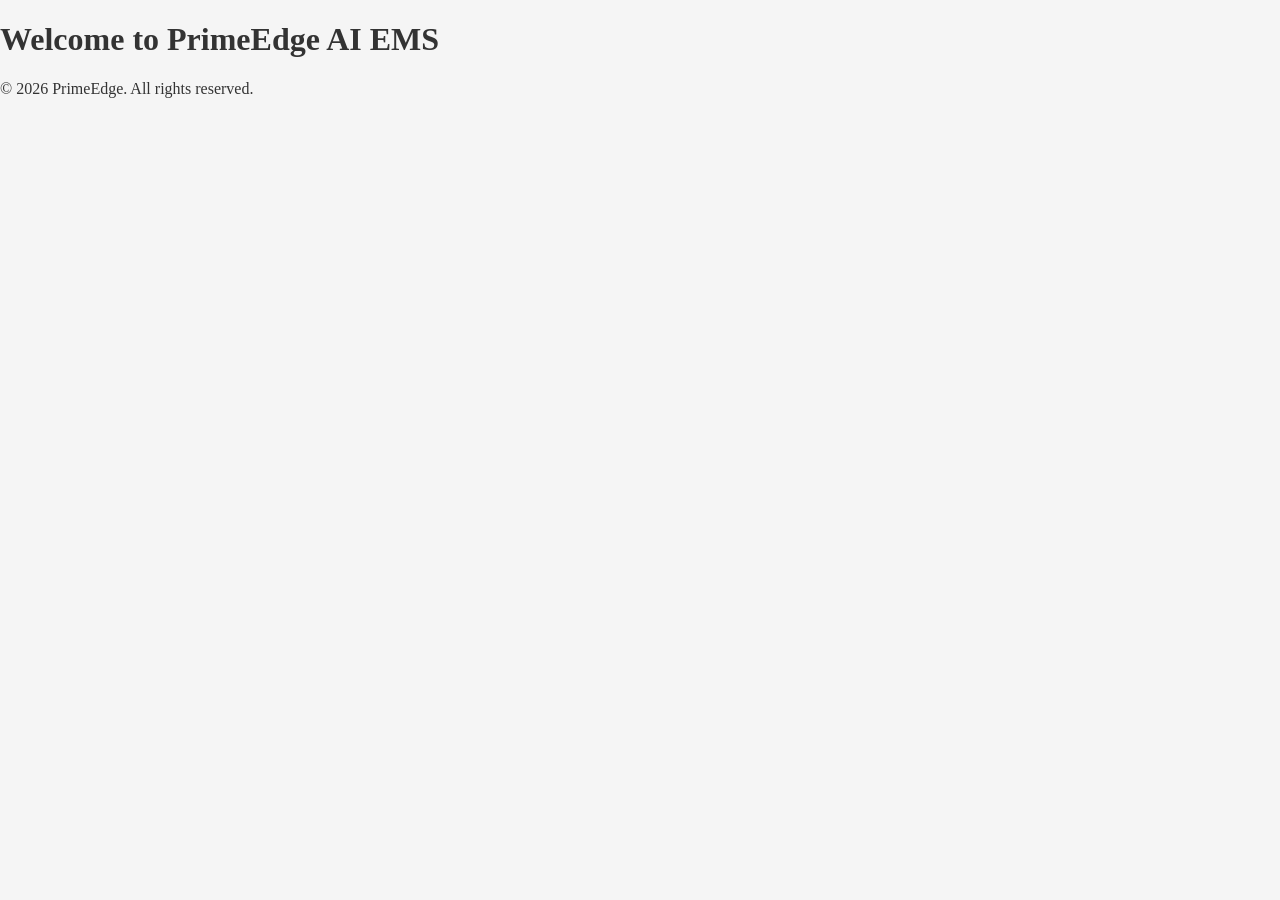
<file: index.html>
<!DOCTYPE html>
<html lang="en">
<head>
    <meta charset="UTF-8">
    <meta name="viewport" content="width=device-width, initial-scale=1.0">
    <title>PrimeEdge AI EMS</title>
    <link rel="stylesheet" href="styles.css">
</head>
<body>
    <header>
        <h1>Welcome to PrimeEdge AI EMS</h1>
    </header>
    <main>
        <div id="app-container">
            <!-- Modules will be loaded here -->
        </div>
    </main>
    <footer>
        <p>&copy; 2026 PrimeEdge. All rights reserved.</p>
    </footer>
    <script src="app.js"></script>
</body>
</html>
</file>
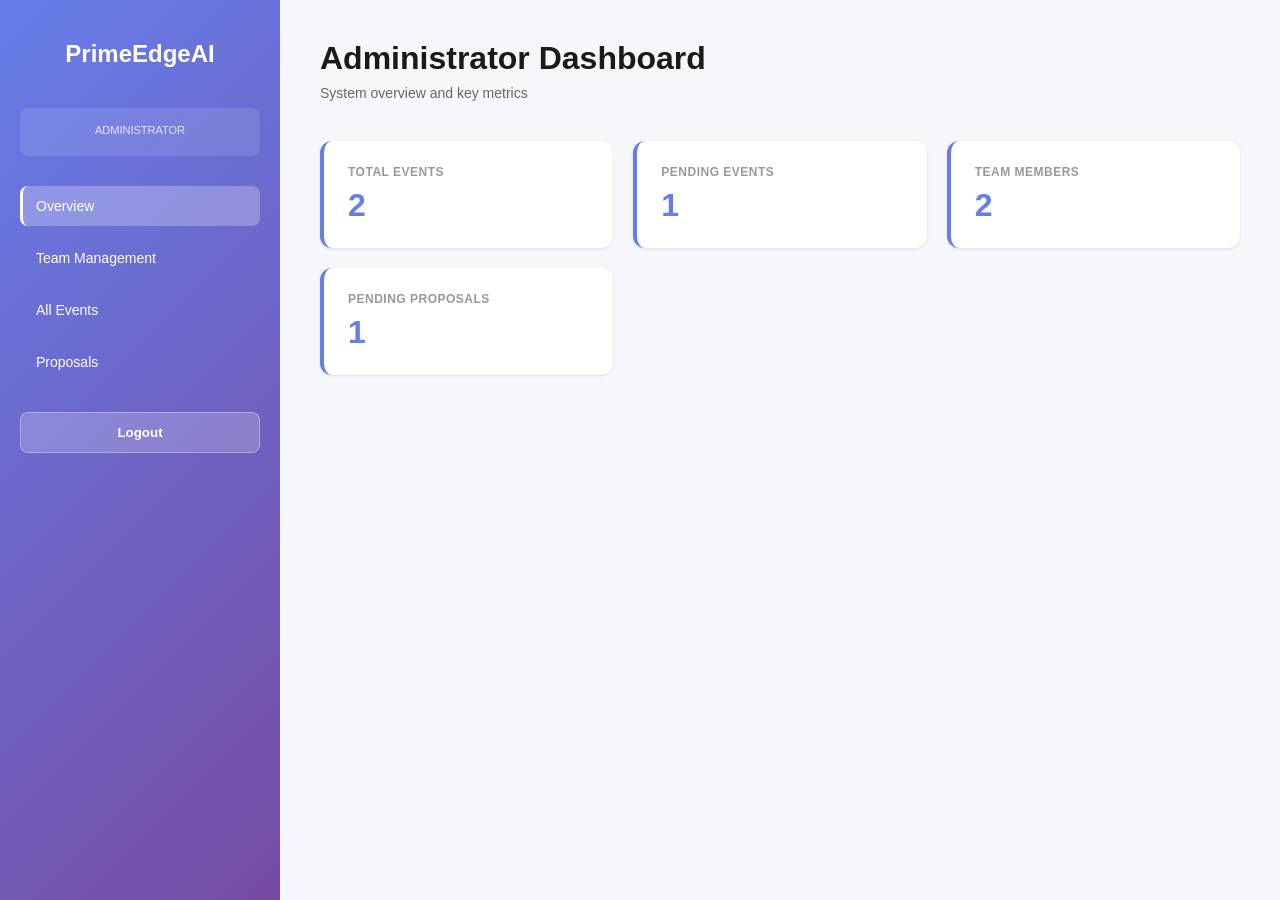
<file: Admin .html>
<!DOCTYPE html>
<html lang="en">
<head>
    <meta charset="UTF-8">
    <meta name="viewport" content="width=device-width, initial-scale=1.0">
    <title>Admin Dashboard - PrimeEdgeAI</title>
    <style>
        * {
            margin: 0;
            padding: 0;
            box-sizing: border-box;
        }

        body {
            font-family: -apple-system, BlinkMacSystemFont, 'Segoe UI', 'Helvetica Neue', sans-serif;
            background: #f5f7fa;
            color: #1a1a1a;
        }

        .container {
            display: grid;
            grid-template-columns: 280px 1fr;
            min-height: 100vh;
        }

        /* Sidebar */
        .sidebar {
            background: linear-gradient(135deg, #667eea 0%, #764ba2 100%);
            padding: 40px 20px;
            color: white;
            position: fixed;
            left: 0;
            top: 0;
            width: 280px;
            height: 100vh;
            overflow-y: auto;
        }

        .sidebar-logo {
            font-size: 24px;
            font-weight: 800;
            margin-bottom: 40px;
            text-align: center;
        }

        .user-info {
            background: rgba(255, 255, 255, 0.1);
            padding: 16px;
            border-radius: 8px;
            margin-bottom: 30px;
            font-size: 13px;
            text-align: center;
        }

        .user-role {
            font-size: 11px;
            opacity: 0.8;
            text-transform: uppercase;
            margin-bottom: 4px;
        }

        .user-email {
            font-weight: 600;
            word-break: break-all;
        }

        .nav-menu {
            list-style: none;
            margin-bottom: 30px;
        }

        .nav-item {
            margin-bottom: 12px;
        }

        .nav-link {
            display: block;
            padding: 12px 16px;
            color: white;
            text-decoration: none;
            border-radius: 8px;
            font-size: 14px;
            font-weight: 500;
            cursor: pointer;
            transition: all 0.3s;
            border: none;
            background: none;
            width: 100%;
            text-align: left;
        }

        .nav-link:hover {
            background: rgba(255, 255, 255, 0.2);
            transform: translateX(4px);
        }

        .nav-link.active {
            background: rgba(255, 255, 255, 0.25);
            border-left: 3px solid white;
            padding-left: 13px;
        }

        .logout-btn {
            width: 100%;
            padding: 12px;
            background: rgba(255, 255, 255, 0.2);
            color: white;
            border: 1px solid rgba(255, 255, 255, 0.3);
            border-radius: 8px;
            cursor: pointer;
            font-weight: 600;
            margin-top: auto;
        }

        .logout-btn:hover {
            background: rgba(255, 255, 255, 0.3);
        }

        /* Main Content */
        .main {
            grid-column: 2;
            padding: 40px;
            overflow-y: auto;
        }

        .header {
            margin-bottom: 40px;
        }

        .page-title {
            font-size: 32px;
            font-weight: 700;
            margin-bottom: 8px;
        }

        .page-subtitle {
            font-size: 14px;
            color: #666;
        }

        /* Stats Grid */
        .stats-grid {
            display: grid;
            grid-template-columns: repeat(auto-fit, minmax(250px, 1fr));
            gap: 20px;
            margin-bottom: 40px;
        }

        .stat-card {
            background: white;
            padding: 24px;
            border-radius: 12px;
            box-shadow: 0 1px 3px rgba(0, 0, 0, 0.1);
            border-left: 4px solid #667eea;
        }

        .stat-label {
            font-size: 12px;
            color: #999;
            text-transform: uppercase;
            letter-spacing: 0.5px;
            margin-bottom: 8px;
            font-weight: 600;
        }

        .stat-value {
            font-size: 32px;
            font-weight: 800;
            color: #667eea;
        }

        /* Forms */
        .section {
            background: white;
            padding: 30px;
            border-radius: 12px;
            margin-bottom: 30px;
            box-shadow: 0 1px 3px rgba(0, 0, 0, 0.1);
        }

        .section-title {
            font-size: 18px;
            font-weight: 700;
            margin-bottom: 24px;
        }

        .form-grid {
            display: grid;
            grid-template-columns: repeat(auto-fit, minmax(250px, 1fr));
            gap: 20px;
            margin-bottom: 20px;
        }

        .form-group {
            display: flex;
            flex-direction: column;
        }

        label {
            font-size: 13px;
            font-weight: 600;
            margin-bottom: 8px;
            color: #1a1a1a;
            text-transform: uppercase;
            letter-spacing: 0.5px;
        }

        input, textarea {
            padding: 12px;
            border: 1px solid #e0e0e0;
            border-radius: 8px;
            font-size: 14px;
            font-family: inherit;
            transition: all 0.3s;
            background: #f8f9fa;
        }

        input:focus, textarea:focus {
            outline: none;
            border-color: #667eea;
            background: white;
            box-shadow: 0 0 0 3px rgba(102, 126, 234, 0.1);
        }

        textarea {
            resize: vertical;
            min-height: 100px;
        }

        .btn {
            padding: 12px 24px;
            background: linear-gradient(135deg, #667eea 0%, #764ba2 100%);
            color: white;
            border: none;
            border-radius: 8px;
            font-weight: 600;
            cursor: pointer;
            transition: all 0.3s;
            font-size: 14px;
        }

        .btn:hover {
            transform: translateY(-2px);
            box-shadow: 0 10px 25px rgba(102, 126, 234, 0.3);
        }

        .btn-group {
            display: flex;
            gap: 12px;
            margin-top: 20px;
        }

        .btn-secondary {
            background: #e0e0e0;
            color: #1a1a1a;
        }

        .btn-secondary:hover {
            background: #d0d0d0;
        }

        /* Table */
        .table-wrapper {
            overflow-x: auto;
        }

        table {
            width: 100%;
            border-collapse: collapse;
        }

        thead {
            background: #f8f9fa;
            border-bottom: 2px solid #e0e0e0;
        }

        th {
            padding: 16px;
            text-align: left;
            font-weight: 600;
            font-size: 13px;
            text-transform: uppercase;
            color: #666;
            letter-spacing: 0.5px;
        }

        td {
            padding: 16px;
            border-bottom: 1px solid #e0e0e0;
        }

        tr:hover {
            background: #f8f9fa;
        }

        .status {
            display: inline-block;
            padding: 4px 12px;
            border-radius: 20px;
            font-size: 12px;
            font-weight: 600;
            text-transform: uppercase;
        }

        .status.pending {
            background: #fff3cd;
            color: #856404;
        }

        .status.approved {
            background: #d4edda;
            color: #155724;
        }

        .status.active {
            background: #d4edda;
            color: #155724;
        }

        .action-btn {
            padding: 6px 12px;
            font-size: 12px;
            background: #667eea;
            color: white;
            border: none;
            border-radius: 6px;
            cursor: pointer;
        }

        .alert {
            padding: 12px 16px;
            background: #d4edda;
            border: 1px solid #c3e6cb;
            border-radius: 6px;
            color: #155724;
            margin-bottom: 20px;
            display: none;
        }

        .alert.show {
            display: block;
        }

        .alert.error {
            background: #f8d7da;
            border-color: #f5c6cb;
            color: #721c24;
        }

        @media (max-width: 768px) {
            .container {
                grid-template-columns: 1fr;
            }

            .sidebar {
                position: relative;
                width: 100%;
                height: auto;
                padding: 20px;
            }

            .main {
                grid-column: 1;
                padding: 20px;
            }

            .stats-grid {
                grid-template-columns: 1fr;
            }

            .form-grid {
                grid-template-columns: 1fr;
            }
        }
    </style>
</head>
<body>
    <div class="container">
        <!-- Sidebar -->
        <aside class="sidebar">
            <div class="sidebar-logo">PrimeEdgeAI</div>

            <div class="user-info">
                <div class="user-role">Administrator</div>
                <div class="user-email" id="userEmail"></div>
            </div>

            <ul class="nav-menu">
                <li class="nav-item">
                    <button class="nav-link active" onclick="showSection('overview')">Overview</button>
                </li>
                <li class="nav-item">
                    <button class="nav-link" onclick="showSection('team')">Team Management</button>
                </li>
                <li class="nav-item">
                    <button class="nav-link" onclick="showSection('events')">All Events</button>
                </li>
                <li class="nav-item">
                    <button class="nav-link" onclick="showSection('proposals')">Proposals</button>
                </li>
            </ul>

            <button class="logout-btn" onclick="logout()">Logout</button>
        </aside>

        <!-- Main Content -->
        <main class="main">
            <div class="alert" id="alert"></div>

            <!-- Overview Section -->
            <div id="overview-section" class="section-view">
                <div class="header">
                    <h1 class="page-title">Administrator Dashboard</h1>
                    <p class="page-subtitle">System overview and key metrics</p>
                </div>

                <div class="stats-grid">
                    <div class="stat-card">
                        <div class="stat-label">Total Events</div>
                        <div class="stat-value" id="totalEvents">0</div>
                    </div>
                    <div class="stat-card">
                        <div class="stat-label">Pending Events</div>
                        <div class="stat-value" id="pendingEvents">0</div>
                    </div>
                    <div class="stat-card">
                        <div class="stat-label">Team Members</div>
                        <div class="stat-value" id="teamCount">0</div>
                    </div>
                    <div class="stat-card">
                        <div class="stat-label">Pending Proposals</div>
                        <div class="stat-value" id="pendingProposals">0</div>
                    </div>
                </div>
            </div>

            <!-- Team Management Section -->
            <div id="team-section" class="section-view" style="display: none;">
                <div class="header">
                    <h1 class="page-title">Team Management</h1>
                    <p class="page-subtitle">Add and manage team members</p>
                </div>

                <div class="section">
                    <h2 class="section-title">Add New Team Member</h2>
                    <form id="teamForm">
                        <div class="form-grid">
                            <div class="form-group">
                                <label>Full Name</label>
                                <input type="text" id="teamName" placeholder="John Smith" required>
                            </div>
                            <div class="form-group">
                                <label>Email</label>
                                <input type="email" id="teamEmail" placeholder="john@company.com" required>
                            </div>
                            <div class="form-group">
                                <label>Phone</label>
                                <input type="tel" id="teamPhone" placeholder="+1 (555) 000-0000">
                            </div>
                            <div class="form-group">
                                <label>Position</label>
                                <input type="text" id="teamPosition" placeholder="Event Manager" required>
                            </div>
                        </div>
                        <div class="btn-group">
                            <button type="submit" class="btn">Add Member</button>
                            <button type="reset" class="btn btn-secondary">Clear</button>
                        </div>
                    </form>
                </div>

                <div class="section">
                    <h2 class="section-title">Team Members</h2>
                    <div class="table-wrapper">
                        <table id="teamTable">
                            <thead>
                                <tr>
                                    <th>Name</th>
                                    <th>Email</th>
                                    <th>Position</th>
                                    <th>Status</th>
                                    <th>Actions</th>
                                </tr>
                            </thead>
                            <tbody id="teamBody">
                            </tbody>
                        </table>
                    </div>
                </div>
            </div>

            <!-- Events Section -->
            <div id="events-section" class="section-view" style="display: none;">
                <div class="header">
                    <h1 class="page-title">All Events</h1>
                    <p class="page-subtitle">View and manage all events</p>
                </div>

                <div class="section">
                    <h2 class="section-title">Events Overview</h2>
                    <div class="table-wrapper">
                        <table id="eventsTable">
                            <thead>
                                <tr>
                                    <th>Event Title</th>
                                    <th>Client</th>
                                    <th>Date</th>
                                    <th>Location</th>
                                    <th>Status</th>
                                    <th>Actions</th>
                                </tr>
                            </thead>
                            <tbody id="eventsBody">
                            </tbody>
                        </table>
                    </div>
                </div>
            </div>

            <!-- Proposals Section -->
            <div id="proposals-section" class="section-view" style="display: none;">
                <div class="header">
                    <h1 class="page-title">Proposals</h1>
                    <p class="page-subtitle">Review and manage proposals</p>
                </div>

                <div class="section">
                    <h2 class="section-title">All Proposals</h2>
                    <div class="table-wrapper">
                        <table id="proposalsTable">
                            <thead>
                                <tr>
                                    <th>Title</th>
                                    <th>Amount</th>
                                    <th>Status</th>
                                    <th>Actions</th>
                                </tr>
                            </thead>
                            <tbody id="proposalsBody">
                            </tbody>
                        </table>
                    </div>
                </div>
            </div>
        </main>
    </div>

    <script>
        // Data
        let agents = JSON.parse(localStorage.getItem('agents')) || [
            { id: 1, name: 'Michael Johnson', email: 'm.johnson@company.com', position: 'Senior Event Manager', status: 'active' },
            { id: 2, name: 'Sarah Williams', email: 's.williams@company.com', position: 'Event Coordinator', status: 'active' }
        ];

        let events = JSON.parse(localStorage.getItem('events')) || [
            { id: 1, title: 'Tech Summit 2024', client: 'TechCorp', date: '2024-04-15', location: 'San Francisco', status: 'pending' },
            { id: 2, title: 'Product Launch', client: 'StartupXyz', date: '2024-05-20', location: 'New York', status: 'approved' }
        ];

        let proposals = JSON.parse(localStorage.getItem('proposals')) || [
            { id: 1, title: 'Tech Summit 2024', amount: 75000, status: 'pending' },
            { id: 2, title: 'Product Launch', amount: 45000, status: 'approved' }
        ];

        // Initialize
        document.addEventListener('DOMContentLoaded', () => {
            document.getElementById('userEmail').textContent = sessionStorage.getItem('userEmail');
            renderDashboard();
            setupForms();
        });

        function renderDashboard() {
            document.getElementById('totalEvents').textContent = events.length;
            document.getElementById('pendingEvents').textContent = events.filter(e => e.status === 'pending').length;
            document.getElementById('teamCount').textContent = agents.length;
            document.getElementById('pendingProposals').textContent = proposals.filter(p => p.status === 'pending').length;

            renderTeamTable();
            renderEventsTable();
            renderProposalsTable();
        }

        function renderTeamTable() {
            const tbody = document.getElementById('teamBody');
            tbody.innerHTML = agents.map(agent => `
                <tr>
                    <td>${agent.name}</td>
                    <td>${agent.email}</td>
                    <td>${agent.position}</td>
                    <td><span class="status ${agent.status}">${agent.status}</span></td>
                    <td><button class="action-btn" onclick="deleteTeam(${agent.id})">Delete</button></td>
                </tr>
            `).join('');
        }

        function renderEventsTable() {
            const tbody = document.getElementById('eventsBody');
            tbody.innerHTML = events.map(event => `
                <tr>
                    <td>${event.title}</td>
                    <td>${event.client}</td>
                    <td>${event.date}</td>
                    <td>${event.location}</td>
                    <td><span class="status ${event.status}">${event.status}</span></td>
                    <td>
                        <button class="action-btn" onclick="changeEventStatus(${event.id})">Change</button>
                        <button class="action-btn" onclick="deleteEvent(${event.id})" style="background: #dc3545; margin-left: 4px;">Delete</button>
                    </td>
                </tr>
            `).join('');
        }

        function renderProposalsTable() {
            const tbody = document.getElementById('proposalsBody');
            tbody.innerHTML = proposals.map(proposal => `
                <tr>
                    <td>${proposal.title}</td>
                    <td>$${proposal.amount.toLocaleString()}</td>
                    <td><span class="status ${proposal.status}">${proposal.status}</span></td>
                    <td>
                        <button class="action-btn" onclick="approveProposal(${proposal.id})">Approve</button>
                        <button class="action-btn" onclick="rejectProposal(${proposal.id})" style="background: #dc3545; margin-left: 4px;">Reject</button>
                    </td>
                </tr>
            `).join('');
        }

        function setupForms() {
            document.getElementById('teamForm').addEventListener('submit', (e) => {
                e.preventDefault();
                agents.push({
                    id: Date.now(),
                    name: document.getElementById('teamName').value,
                    email: document.getElementById('teamEmail').value,
                    position: document.getElementById('teamPosition').value,
                    status: 'active'
                });
                localStorage.setItem('agents', JSON.stringify(agents));
                document.getElementById('teamForm').reset();
                renderDashboard();
                showAlert('Team member added', 'success');
            });
        }

        function showSection(section) {
            document.querySelectorAll('.section-view').forEach(s => s.style.display = 'none');
            document.getElementById(section + '-section').style.display = 'block';

            document.querySelectorAll('.nav-link').forEach(l => l.classList.remove('active'));
            event.target.classList.add('active');
        }

        function deleteTeam(id) {
            if (confirm('Delete this team member?')) {
                agents = agents.filter(a => a.id !== id);
                localStorage.setItem('agents', JSON.stringify(agents));
                renderDashboard();
                showAlert('Team member deleted', 'success');
            }
        }

        function deleteEvent(id) {
            if (confirm('Delete this event?')) {
                events = events.filter(e => e.id !== id);
                localStorage.setItem('events', JSON.stringify(events));
                renderDashboard();
                showAlert('Event deleted', 'success');
            }
        }

        function changeEventStatus(id) {
            const event = events.find(e => e.id === id);
            const statuses = ['pending', 'approved', 'in-progress', 'completed'];
            event.status = statuses[(statuses.indexOf(event.status) + 1) % statuses.length];
            localStorage.setItem('events', JSON.stringify(events));
            renderDashboard();
            showAlert(`Event status updated to ${event.status}`, 'success');
        }

        function approveProposal(id) {
            const proposal = proposals.find(p => p.id === id);
            proposal.status = 'approved';
            localStorage.setItem('proposals', JSON.stringify(proposals));
            renderDashboard();
            showAlert('Proposal approved', 'success');
        }

        function rejectProposal(id) {
            const proposal = proposals.find(p => p.id === id);
            proposal.status = 'rejected';
            localStorage.setItem('proposals', JSON.stringify(proposals));
            renderDashboard();
            showAlert('Proposal rejected', 'success');
        }

        function showAlert(message, type) {
            const alert = document.getElementById('alert');
            alert.textContent = message;
            alert.className = `alert ${type} show`;
            setTimeout(() => alert.classList.remove('show'), 3000);
        }

        function logout() {
            sessionStorage.clear();
            window.location.href = 'index.html';
        }
    </script>
</body>
</html>
</file>
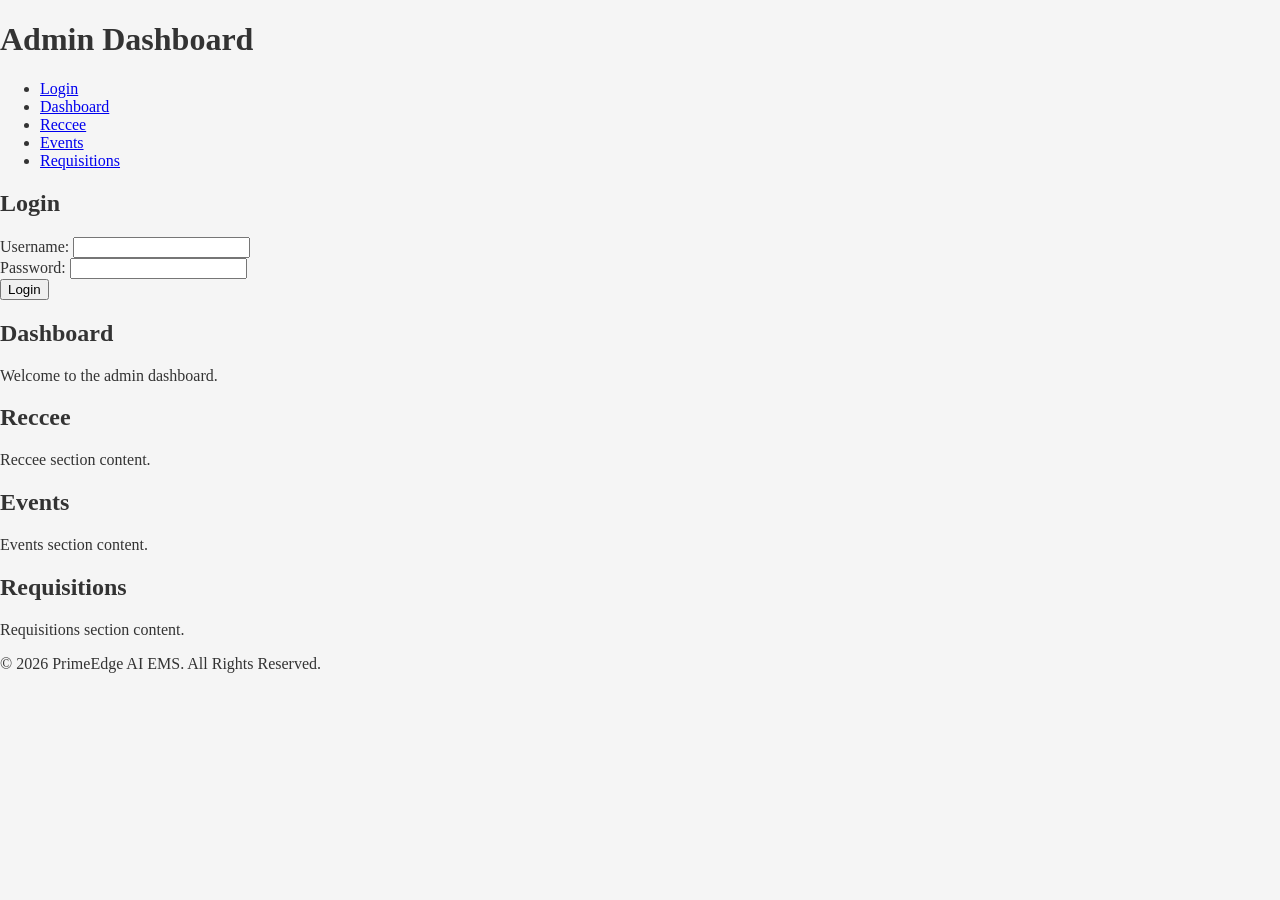
<file: admin-refactored.html>
<!DOCTYPE html>
<html lang="en">
<head>
    <meta charset="UTF-8">
    <meta name="viewport" content="width=device-width, initial-scale=1.0">
    <link rel="stylesheet" href="styles.css">
    <title>Admin Dashboard</title>
    <script src="login.js" defer></script>
    <script src="dashboard.js" defer></script>
    <script src="reccee.js" defer></script>
    <script src="events.js" defer></script>
    <script src="requisitions.js" defer></script>
</head>
<body>
    <header>
        <h1>Admin Dashboard</h1>
        <nav>
            <ul>
                <li><a href="#login">Login</a></li>
                <li><a href="#dashboard">Dashboard</a></li>
                <li><a href="#reccee">Reccee</a></li>
                <li><a href="#events">Events</a></li>
                <li><a href="#requisitions">Requisitions</a></li>
            </ul>
        </nav>
    </header>
    <main>
        <section id="login">
            <h2>Login</h2>
            <form>
                <label for="username">Username:</label>
                <input type="text" id="username" name="username" required>
                <br>
                <label for="password">Password:</label>
                <input type="password" id="password" name="password" required>
                <br>
                <button type="submit">Login</button>
            </form>
        </section>
        <section id="dashboard">
            <h2>Dashboard</h2>
            <p>Welcome to the admin dashboard.</p>
            <!-- Additional dashboard content -->
        </section>
        <section id="reccee">
            <h2>Reccee</h2>
            <p>Reccee section content.</p>
        </section>
        <section id="events">
            <h2>Events</h2>
            <p>Events section content.</p>
        </section>
        <section id="requisitions">
            <h2>Requisitions</h2>
            <p>Requisitions section content.</p>
        </section>
    </main>
    <footer>
        <p>&copy; 2026 PrimeEdge AI EMS. All Rights Reserved.</p>
    </footer>
</body>
</html>
</file>
<file: styles.css>
:root {
    --primary-color: #3498db;
    --secondary-color: #2ecc71;
    --background-color: #f5f5f5;
    --text-color: #333;
    --font-family: 'Arial, sans-serif';
    --border-radius: 5px;
    --box-shadow: 0 2px 5px rgba(0, 0, 0, 0.1);
    --transition: all 0.3s ease;
}

body {
    margin: 0;
    font-family: var(--font-family);
    background-color: var(--background-color);
    color: var(--text-color);
}

/* Login Styles */
.login-container {
    display: flex;
    flex-direction: column;
    align-items: center;
    justify-content: center;
    height: 100vh;
}

.login-form {
    background: white;
    padding: 20px;
    box-shadow: var(--box-shadow);
    border-radius: var(--border-radius);
    width: 300px;
}

.login-form input {
    margin: 10px 0;
    padding: 10px;
    border: 1px solid #ccc;
    border-radius: var(--border-radius);
    width: 100%;
    box-sizing: border-box;
}

.login-form button {
    background-color: var(--primary-color);
    color: white;
    border: none;
    padding: 10px;
    border-radius: var(--border-radius);
    cursor: pointer;
}

/* App Shell */
.app-shell {
    display: flex;
    flex-direction: column;
}

.header, .footer {
    background-color: var(--primary-color);
    color: white;
    padding: 10px;
}

.main-content {
    flex: 1;
    padding: 20px;
}

/* Dashboard */
.dashboard {
    display: grid;
    grid-template-columns: repeat(auto-fill, minmax(250px, 1fr));
    gap: 20px;
}

.dashboard-item {
    background: white;
    padding: 15px;
    box-shadow: var(--box-shadow);
    border-radius: var(--border-radius);
}

/* Reccee Styles */
.reccee {
    margin: 20px 0;
}

/* Event Submission */
.event-submission {
    padding: 20px;
    background: white;
}

/* Requisitions */
.requisition {
    display: flex;
    justify-content: space-between;
    padding: 15px;
    border: 1px solid #ccc;
    border-radius: var(--border-radius);
}

/* Animations */
@keyframes fadeIn {
    from { opacity: 0; }
    to { opacity: 1; }
}

.fade-in {
    animation: fadeIn 0.5s;
}

/* Responsive Breakpoints */
@media (max-width: 768px) {
    .dashboard {
        grid-template-columns: 1fr;
    }
}

@media (max-width: 480px) {
    .login-form {
        width: 100%;
    }
}
</file>
